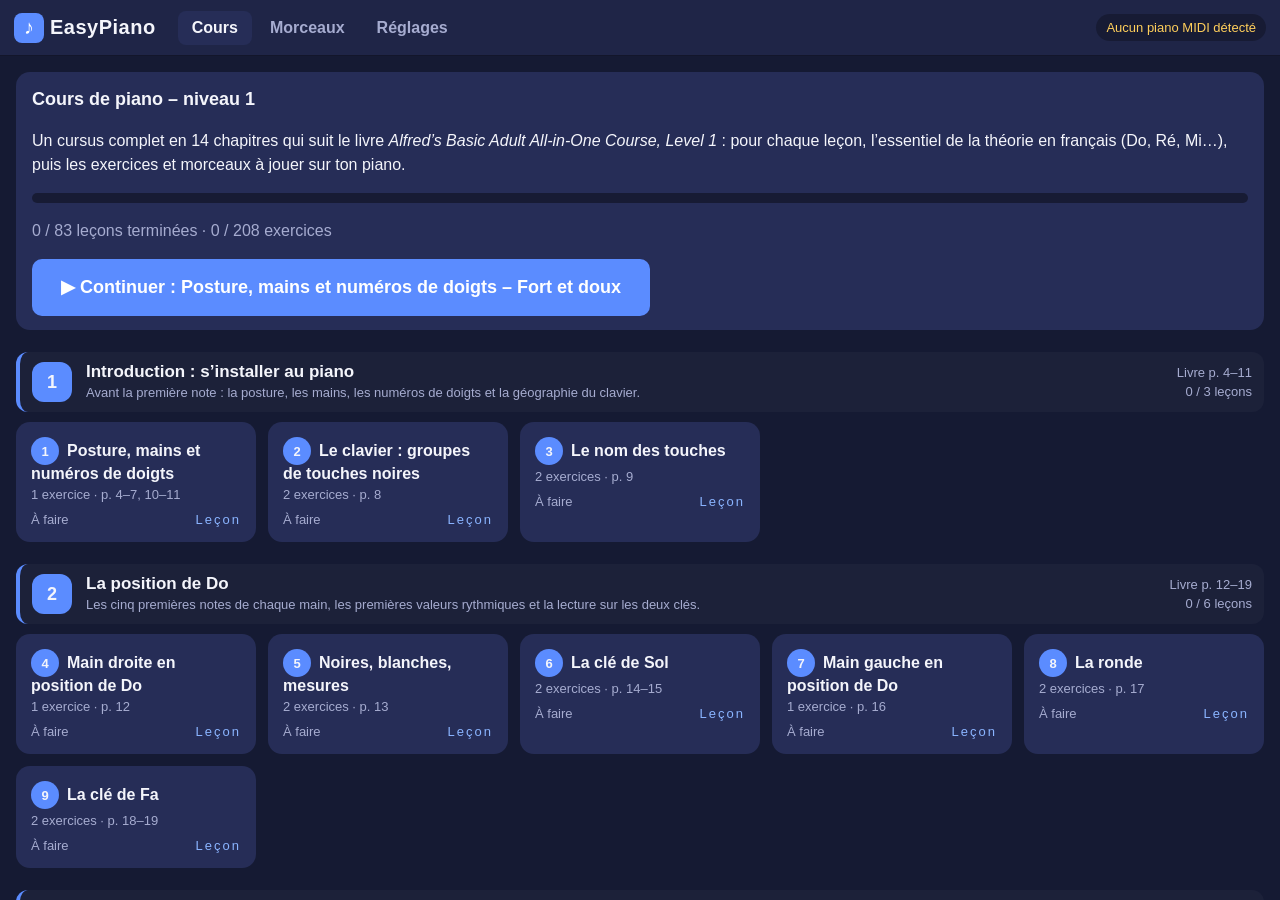
<file: index.html>
<!doctype html>
<html lang="fr">
<head>
  <meta charset="utf-8">
  <meta name="viewport" content="width=device-width, initial-scale=1, viewport-fit=cover, user-scalable=no">
  <title>EasyPiano</title>
  <meta name="description" content="Apprendre le piano avec des partitions interactives : piano MIDI Bluetooth/USB ou clavier à l’écran.">
  <link rel="manifest" href="manifest.webmanifest">
  <meta name="apple-mobile-web-app-capable" content="yes">
  <meta name="mobile-web-app-capable" content="yes">
  <meta name="apple-mobile-web-app-status-bar-style" content="black-translucent">
  <meta name="apple-mobile-web-app-title" content="EasyPiano">
  <link rel="apple-touch-icon" href="icons/apple-touch-icon.png">
  <link rel="icon" href="icons/icon-192.png">
  <meta name="theme-color" content="#151a33">
  <link rel="stylesheet" href="css/style.css">
</head>
<body>
  <div id="app">
    <!-- Accueil -->
    <main id="screen-home" class="screen">
      <header class="topbar">
        <div class="brand"><span class="logo">♪</span> EasyPiano</div>
        <nav class="tabs" id="home-tabs">
          <button class="tab active" data-tab="cours">Cours</button>
          <button class="tab" data-tab="morceaux">Morceaux</button>
          <button class="tab" data-tab="reglages">Réglages</button>
        </nav>
        <div class="input-status" id="input-status">—</div>
      </header>
      <section id="tab-cours" class="tab-panel"></section>
      <section id="tab-morceaux" class="tab-panel" hidden></section>
      <section id="tab-reglages" class="tab-panel" hidden></section>
    </main>

    <!-- Leçon : théorie + liste d'exercices -->
    <main id="screen-lesson" class="screen" hidden>
      <header class="topbar player-bar">
        <button class="btn icon" id="btn-lesson-back" title="Retour">‹</button>
        <div class="song-title"><span id="lesson-title">Leçon</span><small id="lesson-sub"></small></div>
        <div class="lesson-nav">
          <button class="btn" id="btn-lesson-prev">‹ Leçon précédente</button>
          <button class="btn" id="btn-lesson-next">Leçon suivante ›</button>
        </div>
      </header>
      <section class="lesson-body">
        <article class="theory" id="lesson-theory"></article>
        <h2 class="ex-title">Exercices</h2>
        <ol class="ex-list" id="lesson-exercises"></ol>
      </section>
    </main>

    <!-- Lecteur / Jeu -->
    <main id="screen-player" class="screen" hidden>
      <header class="topbar player-bar">
        <button class="btn icon" id="btn-back" title="Retour">‹</button>
        <div class="song-title"><span id="player-title">Titre</span><small id="player-sub"></small></div>
        <div class="seg" id="seg-mode">
          <button data-mode="learn" class="active">Apprendre</button>
          <button data-mode="play">Jouer</button>
          <button data-mode="demo">Écouter</button>
        </div>
        <div class="seg" id="seg-hands">
          <button data-hands="L">Gauche</button>
          <button data-hands="RL" class="active">Les deux</button>
          <button data-hands="R">Droite</button>
        </div>
        <div class="tempo">
          <button class="btn icon small" id="tempo-minus">−</button>
          <span id="tempo-label">100 %</span>
          <button class="btn icon small" id="tempo-plus">+</button>
        </div>
        <button class="btn icon toggle" id="btn-metro" title="Métronome">⏱</button>
        <button class="btn icon toggle" id="btn-names" title="Noms des notes">Do</button>
        <button class="btn icon toggle" id="btn-hint" title="Aide">?</button>
      </header>
      <section class="score-area">
        <div id="score"></div>
        <div id="quiz-panel" class="quiz-panel" hidden>
          <div class="quiz-progress" id="quiz-progress"></div>
          <div class="quiz-prompt" id="quiz-prompt"></div>
          <div class="quiz-feedback" id="quiz-feedback"></div>
        </div>
        <div id="status-strip" class="status-strip"></div>
        <div id="countin" class="countin" hidden></div>
        <div id="overlay-start" class="overlay">
          <div class="card">
            <h2 id="start-title">Prêt ?</h2>
            <div id="lesson-text" class="lesson-text"></div>
            <p id="start-input" class="muted"></p>
            <button class="btn primary big" id="btn-start">Commencer</button>
          </div>
        </div>
        <div id="overlay-result" class="overlay" hidden>
          <div class="card">
            <div class="stars" id="result-stars"></div>
            <h2 id="result-title">Bravo !</h2>
            <p id="result-text"></p>
            <div class="row">
              <button class="btn" id="btn-result-back">Retour</button>
              <button class="btn primary" id="btn-result-replay">Rejouer</button>
              <button class="btn primary" id="btn-result-next">Suivant ›</button>
            </div>
          </div>
        </div>
        <div id="overlay-hint" class="overlay" hidden>
          <div class="card">
            <h2>Conseil</h2>
            <p id="hint-text"></p>
            <button class="btn primary" id="btn-hint-close">OK</button>
          </div>
        </div>
      </section>
      <section class="controls">
        <button class="btn" id="btn-restart">↺ Recommencer</button>
        <button class="btn primary" id="btn-playpause">▶ Lecture</button>
        <div class="live" id="live-info"></div>
      </section>
      <section id="keyboard" class="keyboard-area"></section>
    </main>
  </div>
  <script type="module" src="js/app.js"></script>
</body>
</html>
</file>
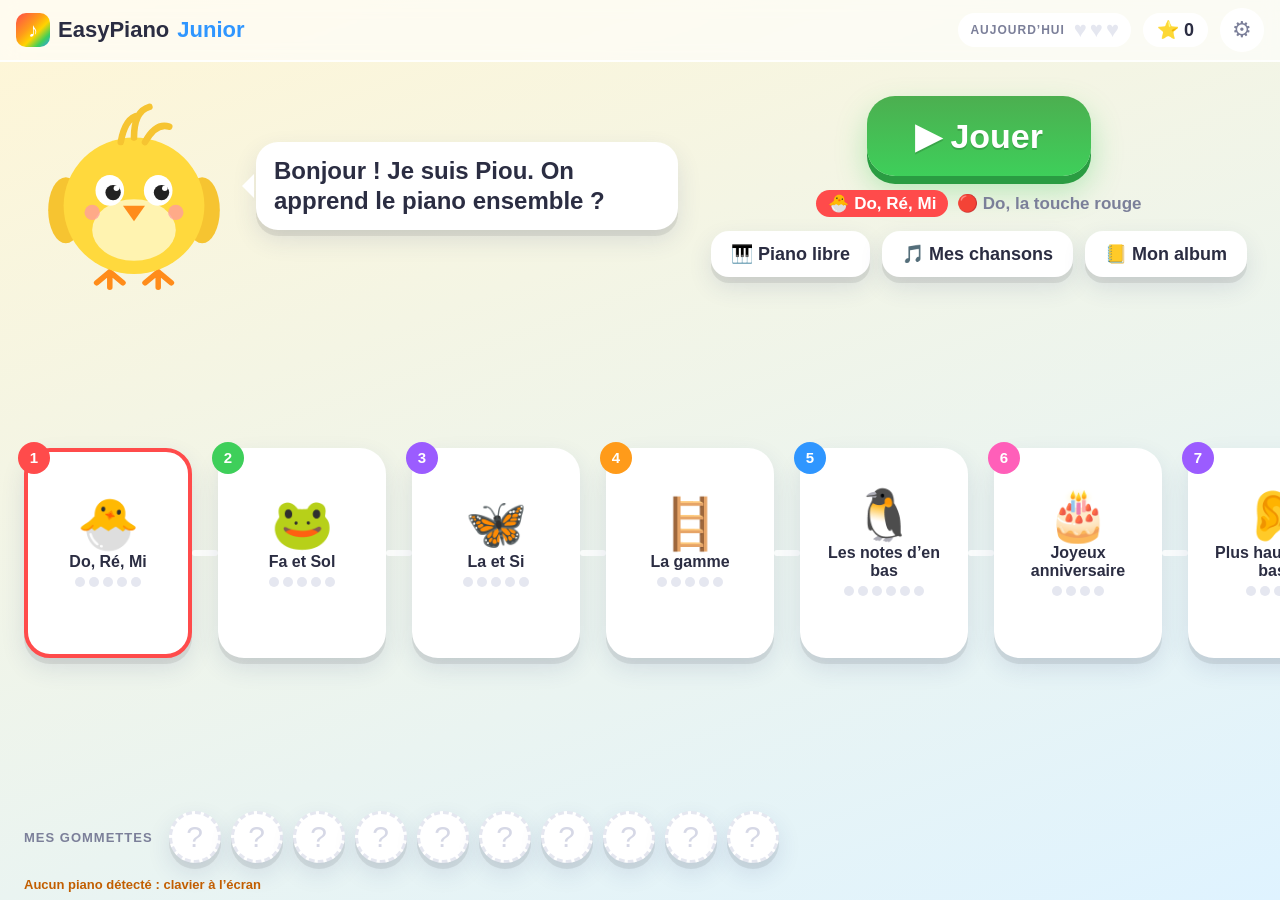
<file: junior/index.html>
<!doctype html>
<html lang="fr">
<head>
  <meta charset="utf-8">
  <meta name="viewport" content="width=device-width, initial-scale=1, viewport-fit=cover, user-scalable=no">
  <title>EasyPiano Junior</title>
  <meta name="description" content="Initiation au piano pour les petits (3 à 6 ans) : notes en couleurs, petits jeux et chansons avec Piou.">
  <link rel="manifest" href="manifest.webmanifest">
  <meta name="apple-mobile-web-app-capable" content="yes">
  <meta name="mobile-web-app-capable" content="yes">
  <meta name="apple-mobile-web-app-status-bar-style" content="default">
  <meta name="apple-mobile-web-app-title" content="Piano Junior">
  <link rel="apple-touch-icon" href="icons/apple-touch-icon.png">
  <link rel="icon" href="icons/icon-192.png">
  <meta name="theme-color" content="#fff6d6">
  <link rel="stylesheet" href="css/junior.css">
</head>
<body>
  <div id="app">
    <!-- Accueil -->
    <main id="screen-home" class="screen">
      <header class="jbar">
        <div class="brand"><span class="logo">♪</span> EasyPiano <b>Junior</b></div>
        <div class="daily" id="daily" title="Séance du jour"></div>
        <div class="stars-total" id="stars-total">⭐ 0</div>
        <button class="gear" id="btn-parents" type="button" title="Coin des parents (appui long)">⚙︎<span class="hold-ring"></span></button>
      </header>
      <section class="home-top">
        <div class="mascot home-mascot" id="mascot-home" title="Habiller Piou"></div>
        <div class="home-actions">
          <button class="kbtn giant" id="btn-play" type="button">▶ Jouer</button>
          <div class="home-sub" id="home-next"></div>
          <div class="row">
            <button class="kbtn" id="btn-free" type="button">🎹 Piano libre</button>
            <button class="kbtn" id="btn-songs" type="button">🎵 Mes chansons</button>
            <button class="kbtn" id="btn-album" type="button">📒 Mon album</button>
          </div>
          <button class="challenge" id="challenge" type="button" hidden></button>
        </div>
      </section>
      <section class="path" id="path"></section>
      <section class="stickers" id="stickers"></section>
      <div class="input-status" id="input-status"></div>
    </main>

    <!-- Chapitre : liste des activités -->
    <main id="screen-chapter" class="screen" hidden>
      <header class="jbar">
        <button class="kbtn icon" id="btn-chapter-back" type="button" title="Retour">‹</button>
        <div class="title" id="chapter-title">Chapitre</div>
      </header>
      <section class="chapter-body">
        <div class="mascot small" id="mascot-chapter"></div>
        <div class="activities" id="chapter-activities"></div>
      </section>
    </main>

    <!-- Mes chansons -->
    <main id="screen-songs" class="screen" hidden>
      <header class="jbar">
        <button class="kbtn icon" id="btn-songs-back" type="button" title="Retour">‹</button>
        <div class="title">🎵 Mes chansons</div>
      </header>
      <section class="chapter-body">
        <div class="activities" id="songs-list"></div>
      </section>
    </main>

    <!-- Mon album de gommettes -->
    <main id="screen-album" class="screen" hidden>
      <header class="jbar">
        <button class="kbtn icon" id="btn-album-back" type="button" title="Retour">‹</button>
        <div class="title">📒 Mon album</div>
        <div class="stars-total" id="album-count"></div>
      </header>
      <section class="album-body" id="album-body"></section>
    </main>

    <!-- Habiller Piou -->
    <main id="screen-piou" class="screen" hidden>
      <header class="jbar">
        <button class="kbtn icon" id="btn-piou-back" type="button" title="Retour">‹</button>
        <div class="title">👒 Habiller Piou</div>
      </header>
      <section class="piou-body-screen">
        <div class="mascot big" id="mascot-dress"></div>
        <div class="wardrobe" id="wardrobe"></div>
      </section>
    </main>

    <!-- Jeu / activité -->
    <main id="screen-play" class="screen" hidden>
      <header class="jbar">
        <button class="kbtn icon" id="btn-play-back" type="button" title="Retour">‹</button>
        <div class="title" id="play-title">Activité</div>
        <div class="play-dots" id="play-dots"></div>
        <button class="kbtn icon" id="btn-voice" type="button" title="Voix de Piou">🔊</button>
      </header>
      <section class="play-top">
        <div class="mascot small" id="mascot-play"></div>
      </section>
      <section class="stage" id="stage"></section>
      <section class="kb-area" id="kb-area"></section>
      <div id="overlay-result" class="overlay" hidden>
        <div class="card">
          <div class="stars" id="result-stars"></div>
          <h2 id="result-title">Bravo !</h2>
          <p id="result-text"></p>
          <div class="row">
            <button class="kbtn" id="btn-result-home" type="button">🏠</button>
            <button class="kbtn" id="btn-result-replay" type="button">↺ Encore</button>
            <button class="kbtn primary big" id="btn-result-next" type="button">Suite ▶</button>
          </div>
        </div>
      </div>
    </main>

    <!-- Coin des parents -->
    <main id="screen-parents" class="screen" hidden>
      <header class="jbar">
        <button class="kbtn icon" id="btn-parents-back" type="button" title="Retour">‹</button>
        <div class="title">⚙︎ Coin des parents</div>
      </header>
      <section class="parents-body" id="parents-body"></section>
    </main>

    <canvas id="confetti" hidden></canvas>
  </div>
  <script type="module" src="js/app.js"></script>
</body>
</html>
</file>
<file: css/style.css>
@font-face {
  font-family: 'Bravura';
  src: url('../fonts/Bravura.woff2') format('woff2');
  font-display: block;
}
:root {
  --bg: #151a33;
  --bg2: #1f2547;
  --panel: #262d57;
  --text: #f4f5fb;
  --muted: #a6acd0;
  --accent: #5b8cff;
  --accent2: #8ab4ff;
  --ok: #3ccf7a;
  --bad: #ff5b6e;
  --paper: #ffffff;
  --ink: #1a1a1a;
  --kb-h: 190px;
}
* { box-sizing: border-box; -webkit-tap-highlight-color: transparent; }
html, body { margin: 0; height: 100%; background: var(--bg); color: var(--text); font-family: -apple-system, BlinkMacSystemFont, 'Segoe UI', Roboto, Helvetica, Arial, sans-serif; overscroll-behavior: none; }
body { padding: env(safe-area-inset-top) env(safe-area-inset-right) env(safe-area-inset-bottom) env(safe-area-inset-left); }
#app { height: 100%; }
.screen { height: 100%; display: flex; flex-direction: column; }
[hidden] { display: none !important; }
button { font: inherit; color: inherit; }
.muted { color: var(--muted); }

.topbar { display: flex; align-items: center; gap: 10px; padding: 8px 14px; background: var(--bg2); border-bottom: 1px solid #0006; min-height: 56px; flex-wrap: wrap; }
.brand { font-weight: 700; font-size: 20px; letter-spacing: 0.5px; display: flex; align-items: center; gap: 6px; }
.logo { display: inline-grid; place-items: center; width: 30px; height: 30px; border-radius: 8px; background: var(--accent); color: white; }
.tabs { display: flex; gap: 4px; margin-left: 12px; }
.tab { background: transparent; border: 0; padding: 8px 14px; border-radius: 8px; color: var(--muted); font-weight: 600; }
.tab.active { background: var(--panel); color: var(--text); }
.input-status { margin-left: auto; font-size: 13px; color: var(--muted); padding: 6px 10px; background: #0004; border-radius: 999px; }
.input-status.ok { color: var(--ok); }
.input-status.warn { color: #ffcf5b; }

.tab-panel { flex: 1; overflow: auto; padding: 16px; }
.grid { display: grid; grid-template-columns: repeat(auto-fill, minmax(230px, 1fr)); gap: 12px; }
.card-item { background: var(--panel); border-radius: 14px; padding: 14px; cursor: pointer; border: 1px solid transparent; transition: transform .1s; }
.card-item:active { transform: scale(.98); }
.card-item.done { border-color: var(--ok); }
.card-item h3 { margin: 0 0 4px; font-size: 16px; }
.card-item p { margin: 0; color: var(--muted); font-size: 13px; }
.card-item .meta { display: flex; justify-content: space-between; align-items: center; margin-top: 10px; font-size: 13px; }
.level { color: var(--accent2); letter-spacing: 2px; }
.stars-small { color: #ffcf5b; letter-spacing: 1px; }
.module-title { margin: 18px 0 8px; font-size: 14px; text-transform: uppercase; letter-spacing: 1px; color: var(--muted); }
.module-title:first-child { margin-top: 0; }
.lesson-num { display: inline-grid; place-items: center; width: 28px; height: 28px; border-radius: 50%; background: var(--accent); margin-right: 8px; font-size: 13px; font-weight: 700; }
.card-item.done .lesson-num { background: var(--ok); }
.intro { background: var(--panel); border-radius: 14px; padding: 14px 16px; margin-bottom: 14px; line-height: 1.5; }
.intro h2 { margin: 0 0 6px; font-size: 18px; }

.btn { background: var(--panel); border: 1px solid #ffffff22; border-radius: 10px; padding: 9px 14px; font-weight: 600; cursor: pointer; }
.btn:active { filter: brightness(1.2); }
.btn.primary { background: var(--accent); border-color: transparent; color: white; }
.btn.big { font-size: 18px; padding: 14px 28px; }
.btn.icon { width: 40px; height: 40px; padding: 0; display: grid; place-items: center; font-size: 18px; }
.btn.icon.small { width: 30px; height: 30px; font-size: 16px; }
.btn.toggle.on { background: var(--accent); border-color: transparent; color: white; }
.row { display: flex; gap: 10px; justify-content: center; flex-wrap: wrap; }

.seg { display: inline-flex; background: #0005; border-radius: 10px; padding: 3px; }
.seg button { background: transparent; border: 0; padding: 6px 11px; border-radius: 8px; font-weight: 600; color: var(--muted); font-size: 13px; }
.seg button.active { background: var(--accent); color: white; }
.tempo { display: flex; align-items: center; gap: 6px; font-variant-numeric: tabular-nums; font-size: 14px; min-width: 110px; justify-content: center; }
.song-title { display: flex; flex-direction: column; line-height: 1.1; min-width: 120px; }
.song-title small { color: var(--muted); font-size: 12px; }
.player-bar { gap: 8px; }

.score-area { position: relative; flex: 1; min-height: 220px; background: var(--paper); overflow: hidden; display: flex; flex-direction: column; }
#score { flex: 1; overflow: hidden; touch-action: pan-x; }
svg.score { display: block; font-family: 'Bravura'; }
.staff-line { stroke: #777; stroke-width: 1; }
.barline { stroke: #555; stroke-width: 1.2; }
.barline.thick { stroke-width: 3.5; }
.ledger { stroke: #333; stroke-width: 1.4; }
.stem { stroke: #111; stroke-width: 1.4; }
.glyph { fill: #111; user-select: none; }
.rest { fill: #777; }
.tie { fill: none; stroke: #111; stroke-width: 1.6; }
.measure-number { font-family: -apple-system, sans-serif; font-size: 11px; fill: #999; }
.note-name { font-family: -apple-system, 'Segoe UI', sans-serif; font-weight: 700; pointer-events: none; }
.note-name.on-black { fill: #fff; }
.note-name.on-hollow { fill: #111; }
.event.ghost .glyph, .event.ghost .stem, .event.ghost .ledger, .event.ghost .tie { opacity: .3; }
.note.active .notehead, .note.active .accidental { fill: var(--accent); }
.note.hit .notehead, .note.hit .accidental { fill: var(--ok); }
.note.miss .notehead, .note.miss .accidental { fill: var(--bad); }
.note.active .note-name.on-hollow { fill: var(--accent); }
.cursor-band { fill: rgba(91, 140, 255, 0.12); }
.cursor-line { stroke: var(--accent); stroke-width: 2.5; }

.status-strip { height: 34px; display: flex; align-items: center; justify-content: center; gap: 10px; color: #333; font-weight: 600; font-size: 15px; background: #eef2ff; border-top: 1px solid #dde3ff; }
.status-strip .chip { background: var(--accent); color: white; padding: 2px 10px; border-radius: 999px; font-size: 14px; }
.countin { position: absolute; inset: 0; display: grid; place-items: center; font-size: 110px; font-weight: 800; color: var(--accent); pointer-events: none; text-shadow: 0 2px 12px #fff; }
.overlay { position: absolute; inset: 0; background: rgba(21, 26, 51, 0.55); display: grid; place-items: center; z-index: 5; backdrop-filter: blur(2px); }
.overlay .card { background: var(--bg2); color: var(--text); border-radius: 18px; padding: 22px 26px; max-width: 560px; width: calc(100% - 40px); max-height: calc(100% - 30px); overflow: auto; box-shadow: 0 10px 40px #0008; text-align: center; }
.overlay h2 { margin: 0 0 10px; }
.lesson-text { text-align: left; line-height: 1.55; font-size: 15px; }
.lesson-text p { margin: 8px 0; }
.stars { font-size: 44px; color: #ffcf5b; letter-spacing: 6px; }
.stars .off { color: #555c80; }

.controls { display: flex; align-items: center; gap: 10px; padding: 8px 14px; background: var(--bg2); }
.live { margin-left: auto; color: var(--muted); font-size: 14px; font-variant-numeric: tabular-nums; }
.live b { color: var(--text); }
.live .bad { color: var(--bad); }
.live .ok { color: var(--ok); }

.keyboard-area { height: var(--kb-h); background: #0d1024; padding: 6px 8px 10px; overflow-x: auto; overflow-y: hidden; touch-action: none; }
.kb { position: relative; height: 100%; --w: calc(100% / var(--n)); min-width: calc(var(--n) * 34px); }
.key { position: absolute; top: 0; user-select: none; }
.key.white { width: var(--w); height: 100%; background: linear-gradient(#fff, #e8e8ee); border: 1px solid #99a; border-radius: 0 0 6px 6px; z-index: 1; }
.key.black { width: calc(var(--w) * 0.6); height: 60%; background: linear-gradient(#333, #111); border-radius: 0 0 5px 5px; z-index: 2; box-shadow: 0 3px 4px #0008; }
.key-label { position: absolute; bottom: 8px; left: 0; right: 0; text-align: center; font-size: 12px; color: #667; pointer-events: none; }
.key-label.is-c { color: #334; font-weight: 700; }
.key.expected { background: linear-gradient(#cfdcff, #8ab4ff); box-shadow: inset 0 0 0 2px var(--accent); }
.key.black.expected { background: linear-gradient(#6b96ff, #3b6cf0); }
.key.down { background: linear-gradient(#ddd, #bbb); }
.key.black.down { background: #555; }
.key.ok { background: linear-gradient(#b6f0cf, var(--ok)) !important; }
.key.bad { background: linear-gradient(#ffc4cb, var(--bad)) !important; }

/* Réglages */
.settings { max-width: 760px; margin: 0 auto; display: grid; gap: 14px; }
.setting { background: var(--panel); border-radius: 14px; padding: 14px 16px; }
.setting h3 { margin: 0 0 8px; font-size: 16px; }
.setting p { margin: 4px 0; color: var(--muted); font-size: 13px; line-height: 1.45; }
.setting label.radio { display: flex; align-items: center; gap: 10px; padding: 7px 0; cursor: pointer; }
.setting input[type=range] { width: 100%; }
.meter { height: 12px; background: #0006; border-radius: 6px; overflow: hidden; margin: 8px 0; }
.meter > div { height: 100%; background: var(--ok); width: 0; transition: width .05s; }
.detected { font-size: 22px; font-weight: 700; min-height: 28px; }
select { font: inherit; padding: 6px 10px; border-radius: 8px; background: #0005; color: var(--text); border: 1px solid #ffffff22; }
a { color: var(--accent2); }

@media (max-width: 900px) {
  .player-bar { gap: 6px; padding: 6px 8px; }
  .seg button { padding: 6px 8px; font-size: 12px; }
  .tempo { min-width: 90px; }
  :root { --kb-h: 160px; }
}
@media (max-height: 600px) {
  :root { --kb-h: 130px; }
}
.diag summary { cursor: pointer; color: var(--muted); font-size: 13px; }
.diag pre { background: #0006; padding: 10px; border-radius: 8px; font-size: 11px; white-space: pre-wrap; word-break: break-all; max-height: 260px; overflow: auto; }
.finger { font-family: -apple-system, 'Segoe UI', sans-serif; font-weight: 700; fill: #333; }
.annotation { font-family: Georgia, 'Times New Roman', serif; font-style: italic; font-weight: 700; fill: #444; }
.triplet-num { font-family: Georgia, serif; font-style: italic; font-weight: 700; fill: #333; }

/* ---------- Cursus : accueil ---------- */
.continue .progress-bar { height: 10px; background: #0006; border-radius: 6px; overflow: hidden; margin: 10px 0 6px; }
.continue .progress-bar > div { height: 100%; background: linear-gradient(90deg, var(--accent), var(--ok)); border-radius: 6px; transition: width .3s; }
.row.left { justify-content: flex-start; margin-top: 10px; }
.chapter-head { display: flex; align-items: center; gap: 14px; margin: 22px 0 10px; padding: 10px 12px; background: #ffffff08; border-radius: 12px; border-left: 4px solid var(--accent); }
.chapter-head.done { border-left-color: var(--ok); }
.chapter-num { display: grid; place-items: center; width: 40px; height: 40px; border-radius: 12px; background: var(--accent); font-weight: 800; font-size: 18px; flex: none; }
.chapter-head.done .chapter-num { background: var(--ok); }
.chapter-info { flex: 1; min-width: 0; }
.chapter-info h3 { margin: 0 0 2px; font-size: 17px; }
.chapter-info p { margin: 0; color: var(--muted); font-size: 13px; line-height: 1.4; }
.chapter-meta { display: flex; flex-direction: column; align-items: flex-end; gap: 4px; font-size: 13px; white-space: nowrap; }
.ok { color: var(--ok); }
.card-item.started { border-color: var(--accent); }
.card-item.started .lesson-num { background: var(--accent2); color: #112; }

/* ---------- Écran leçon ---------- */
.lesson-nav { margin-left: auto; display: flex; gap: 6px; }
.lesson-body { flex: 1; overflow: auto; padding: 16px; -webkit-overflow-scrolling: touch; }
.theory { max-width: 900px; margin: 0 auto; background: var(--panel); border-radius: 16px; padding: 18px 22px; line-height: 1.6; font-size: 16px; }
.theory h3 { margin: 18px 0 6px; font-size: 17px; color: var(--accent2); }
.theory h3:first-child { margin-top: 0; }
.theory p { margin: 8px 0; }
.theory ul, .theory ol { margin: 6px 0 6px 4px; padding-left: 20px; }
.theory li { margin: 4px 0; }
.theory code { background: #0005; padding: 1px 6px; border-radius: 6px; font-size: 14px; }
.theory-table { border-collapse: collapse; margin: 10px 0; width: 100%; font-size: 14px; }
.theory-table th, .theory-table td { border: 1px solid #ffffff22; padding: 6px 10px; text-align: left; vertical-align: top; }
.theory-table th { background: #0004; font-weight: 700; }
.theory-table .glyph-cell { font-family: 'Bravura', serif; font-size: 26px; text-align: center; line-height: 1; }
.tip { background: #5b8cff22; border-left: 4px solid var(--accent); border-radius: 8px; padding: 8px 12px; margin: 10px 0; font-size: 15px; }
.tip.warn { background: #ffcf5b22; border-left-color: #ffcf5b; }
.cols { display: grid; grid-template-columns: repeat(auto-fit, minmax(260px, 1fr)); gap: 14px; margin: 8px 0; }
.mini-score { background: var(--paper); border-radius: 10px; padding: 6px 8px; margin: 10px 0; overflow-x: auto; }
.mini-score svg.score { max-width: 100%; height: auto; }
.kbd-diagram { display: block; max-width: 100%; height: auto; margin: 10px auto; }
.ex-title { max-width: 900px; margin: 22px auto 8px; font-size: 16px; text-transform: uppercase; letter-spacing: 1px; color: var(--muted); }
.ex-list { list-style: none; padding: 0; margin: 0 auto 30px; max-width: 900px; display: grid; gap: 8px; }
.ex-item { display: flex; align-items: center; gap: 12px; background: var(--panel); border-radius: 12px; padding: 10px 14px; border: 1px solid transparent; }
.ex-item.done { border-color: var(--ok); }
.ex-main { flex: 1; min-width: 0; }
.ex-name { font-weight: 700; }
.ex-sub { color: var(--muted); font-size: 13px; }
.ex-status { font-size: 14px; white-space: nowrap; }

/* ---------- Quiz ---------- */
.quiz-panel { flex: 1; display: flex; flex-direction: column; align-items: center; justify-content: center; gap: 14px; padding: 20px; color: #222; text-align: center; }
.quiz-progress { color: #556; font-size: 14px; }
.quiz-progress .dots { display: inline-flex; gap: 4px; margin-left: 10px; vertical-align: middle; }
.quiz-progress .dots i { width: 9px; height: 9px; border-radius: 50%; background: #c8cde0; display: inline-block; }
.quiz-progress .dots i.done { background: var(--ok); }
.quiz-progress .dots i.cur { background: var(--accent); }
.quiz-prompt { font-size: clamp(18px, 2.6vw, 26px); line-height: 1.4; max-width: 760px; }
.quiz-display { font-size: 40px; margin-top: 10px; font-family: 'Bravura', serif; }
.quiz-feedback { min-height: 28px; font-size: 18px; font-weight: 700; color: #556; }
.quiz-feedback.good { color: var(--ok); }
.quiz-feedback.bad { color: var(--bad); }
.quiz-mode #seg-mode, .quiz-mode #seg-hands, .quiz-mode .tempo, .quiz-mode #btn-metro, .quiz-mode #btn-names, .quiz-mode #btn-hint, .quiz-mode #btn-playpause { display: none; }
.diagram { text-align: center; margin: 10px 0; overflow-x: auto; }
</file>
<file: junior/css/junior.css>
/* EasyPiano Junior : interface pour les petits — grand, coloré, peu de texte. */
:root {
  --bg1: #fff6d6;
  --bg2: #dff3ff;
  --panel: #ffffff;
  --text: #2b2d42;
  --muted: #7b7f99;
  --accent: #2f96ff;
  --ok: #3ecf5a;
  --bad: #ff4b4b;
  --star: #ffb800;
  --kb-h: 200px;
  --radius: 22px;
  --shadow: 0 6px 0 rgba(0, 0, 0, 0.08), 0 10px 24px rgba(40, 60, 120, 0.12);
}
* { box-sizing: border-box; -webkit-tap-highlight-color: transparent; }
html, body { margin: 0; height: 100%; color: var(--text); font-family: 'Nunito', 'Quicksand', 'Avenir Next Rounded', -apple-system, BlinkMacSystemFont, 'Segoe UI', Roboto, Helvetica, Arial, sans-serif; overscroll-behavior: none; }
body { background: linear-gradient(160deg, var(--bg1), var(--bg2)); padding: env(safe-area-inset-top) env(safe-area-inset-right) env(safe-area-inset-bottom) env(safe-area-inset-left); }
#app { height: 100%; position: relative; }
#screen-home { overflow-y: auto; }
.screen { height: 100%; display: flex; flex-direction: column; }
[hidden] { display: none !important; }
button { font: inherit; color: inherit; }
b { font-weight: 800; }

/* ---------- Barre du haut ---------- */
.jbar { display: flex; align-items: center; gap: 12px; padding: 8px 16px; min-height: 60px; background: rgba(255, 255, 255, 0.6); backdrop-filter: blur(8px); border-bottom: 2px solid rgba(255, 255, 255, 0.8); }
.brand { font-weight: 900; font-size: 22px; display: flex; align-items: center; gap: 8px; }
.brand b { color: var(--accent); }
.logo { display: inline-grid; place-items: center; width: 34px; height: 34px; border-radius: 10px; background: linear-gradient(135deg, #ff4b4b, #ff9b1a 40%, #ffd400 60%, #3ecf5a 80%, #2f96ff); color: white; font-size: 20px; }
.jbar .title { font-weight: 900; font-size: 22px; flex: 1; white-space: nowrap; overflow: hidden; text-overflow: ellipsis; }
.daily { margin-left: auto; display: flex; align-items: center; gap: 3px; background: #fff; border-radius: 999px; padding: 4px 12px; font-weight: 800; }
.daily-label { font-size: 12px; color: var(--muted); margin-right: 6px; text-transform: uppercase; letter-spacing: 1px; }
.heart { font-size: 22px; color: #e5e7f0; transition: transform .3s, color .3s; }
.heart.on { color: #ff4b6e; transform: scale(1.15); }
.stars-total { background: #fff; border-radius: 999px; padding: 6px 14px; font-weight: 900; font-size: 18px; }
.gear { position: relative; width: 44px; height: 44px; border-radius: 50%; border: 0; background: #fff; font-size: 22px; color: var(--muted); cursor: pointer; display: grid; place-items: center; }
.gear .hold-ring { position: absolute; inset: 0; border-radius: 50%; border: 4px solid var(--accent); opacity: 0; transform: scale(.6); }
.gear.holding .hold-ring { animation: holdring 1.2s linear forwards; }
@keyframes holdring { from { opacity: .3; transform: scale(.6); } to { opacity: 1; transform: scale(1.25); } }

/* ---------- Boutons ---------- */
.kbtn { background: var(--panel); border: 0; border-radius: 18px; padding: 12px 20px; font-weight: 800; font-size: 18px; cursor: pointer; box-shadow: var(--shadow); transition: transform .08s; color: var(--text); }
.kbtn:active { transform: translateY(3px) scale(.98); box-shadow: 0 2px 0 rgba(0, 0, 0, 0.08); }
.kbtn.primary { background: var(--accent); color: #fff; }
.kbtn.big { font-size: 22px; padding: 14px 28px; }
.kbtn.giant { font-size: 34px; padding: 20px 48px; border-radius: 28px; background: linear-gradient(180deg, #4caf50, #3ecf5a); color: #fff; text-shadow: 0 2px 0 rgba(0, 0, 0, .15); box-shadow: 0 8px 0 #2a9c42, 0 14px 30px rgba(62, 207, 90, .35); }
.kbtn.giant:active { box-shadow: 0 2px 0 #2a9c42; transform: translateY(6px); }
.kbtn.icon { width: 46px; height: 46px; padding: 0; display: grid; place-items: center; font-size: 24px; border-radius: 50%; }
.kbtn.icon.on { background: var(--accent); color: #fff; }
.kbtn.small { font-size: 15px; padding: 8px 14px; }
.kbtn.toggle { opacity: .7; }
.kbtn.toggle.on { opacity: 1; background: #e8f3ff; color: var(--accent); }
.kbtn.danger { background: #ffe5e5; color: #c62828; }
.row { display: flex; gap: 12px; justify-content: center; flex-wrap: wrap; }

/* ---------- Mascotte ---------- */
.mascot { display: flex; align-items: center; gap: 12px; }
.mascot-figure { width: 220px; height: 220px; flex: none; }
.mascot.small .mascot-figure { width: 96px; height: 96px; }
.piou { width: 100%; height: 100%; overflow: visible; }
.piou-body { transform-origin: 100px 150px; animation: breathe 3s ease-in-out infinite; }
@keyframes breathe { 0%, 100% { transform: scaleY(1); } 50% { transform: scaleY(1.03) translateY(-2px); } }
.piou-eye { transform-origin: center; animation: blink 5s infinite; }
@keyframes blink { 0%, 94%, 100% { transform: scaleY(1); } 97% { transform: scaleY(.08); } }
.piou-happy-eye { opacity: 0; }
.piou-note { opacity: 0; }
.piou-wing { transform-origin: center top; }
.m-happy .piou-body { animation: jump .5s ease-out 2; }
@keyframes jump { 0%, 100% { transform: translateY(0); } 40% { transform: translateY(-22px) scaleY(1.05); } 70% { transform: translateY(0) scaleY(.95); } }
.m-happy .piou-eye, .m-party .piou-eye { opacity: 0; }
.m-happy .piou-happy-eye, .m-party .piou-happy-eye { opacity: 1; }
.m-happy .piou-wing, .m-party .piou-wing, .m-sing .piou-wing { animation: flap .25s ease-in-out 6 alternate; }
.m-party .piou-wing { animation-iteration-count: infinite; }
@keyframes flap { from { transform: rotate(0); } to { transform: rotate(-30deg); } }
.piou-wing-r { transform-origin: center top; }
.m-happy .piou-wing-r, .m-party .piou-wing-r, .m-sing .piou-wing-r { animation-name: flapr; }
@keyframes flapr { from { transform: rotate(0); } to { transform: rotate(30deg); } }
.m-oops .piou-body { animation: wobble .6s ease-in-out 2; }
@keyframes wobble { 0%, 100% { transform: rotate(0); } 25% { transform: rotate(-7deg); } 75% { transform: rotate(7deg); } }
.m-think .piou-pupil { transform: translate(-2px, -4px); }
.m-think .piou-body { animation: tilt 1.5s ease-in-out infinite alternate; }
@keyframes tilt { from { transform: rotate(-3deg); } to { transform: rotate(3deg); } }
.m-sing .piou-note, .m-party .piou-note { opacity: 1; animation: floatnote 1.2s ease-in-out infinite; }
@keyframes floatnote { 0% { transform: translateY(0); opacity: 1; } 100% { transform: translateY(-22px); opacity: 0; } }
.m-sing .piou-beak { animation: sing .3s ease-in-out infinite alternate; transform-origin: 100px 118px; }
@keyframes sing { from { transform: scaleY(1); } to { transform: scaleY(1.6); } }
.m-party .piou-body { animation: dance .5s ease-in-out infinite alternate; }
@keyframes dance { from { transform: rotate(-8deg) translateY(0); } to { transform: rotate(8deg) translateY(-10px); } }

.bubble { position: relative; background: #fff; border-radius: 22px; padding: 14px 18px; font-size: 24px; font-weight: 800; line-height: 1.25; box-shadow: var(--shadow); max-width: 520px; }
.bubble::before { content: ''; position: absolute; left: -14px; top: 50%; width: 0; height: 0; border: 12px solid transparent; border-right-color: #fff; border-left: 0; transform: translateY(-50%); }
.bubble.pop { animation: pop .35s cubic-bezier(.2, 1.5, .5, 1); }
@keyframes pop { from { transform: scale(.8); opacity: 0; } to { transform: scale(1); opacity: 1; } }
.mascot.small .bubble { font-size: 20px; padding: 10px 16px; }

/* ---------- Accueil ---------- */
.home-top { display: flex; align-items: center; gap: 24px; padding: 14px 24px 6px; flex-wrap: wrap; }
.home-mascot { flex: 1 1 420px; }
.home-actions { flex: 1 1 320px; display: flex; flex-direction: column; align-items: center; gap: 14px; }
.home-sub { font-size: 17px; font-weight: 700; color: var(--muted); text-align: center; }
.chip { display: inline-block; background: var(--c, var(--accent)); color: #fff; border-radius: 999px; padding: 3px 12px; font-weight: 800; margin-right: 4px; }

.path { display: flex; align-items: center; gap: 0; padding: 10px 24px; overflow-x: auto; flex: 1; min-height: 150px; }
.path-link { flex: 0 0 26px; align-self: center; height: 6px; background: #fff; border-radius: 3px; opacity: .8; }
.island { flex: 0 0 168px; height: 210px; display: flex; flex-direction: column; align-items: center; justify-content: center; gap: 4px; padding: 12px 10px; border: 4px solid transparent; border-radius: 26px; background: #fff; box-shadow: var(--shadow); cursor: pointer; position: relative; }
.island-num { position: absolute; top: -10px; left: -10px; width: 32px; height: 32px; border-radius: 50%; background: var(--c); color: #fff; display: grid; place-items: center; font-weight: 900; font-size: 15px; }
.island-emoji { font-size: 50px; line-height: 1; }
.island-title { font-weight: 900; font-size: 16px; text-align: center; }
.island-dots { display: flex; gap: 4px; margin-top: 2px; }
.island-dots i { width: 10px; height: 10px; border-radius: 50%; background: #e5e7f0; display: block; }
.island-dots i.on { background: var(--c); }
.island-stars { font-size: 13px; font-weight: 800; color: var(--muted); min-height: 16px; }
.island.current { border-color: var(--c); animation: bob 1.6s ease-in-out infinite; }
@keyframes bob { 0%, 100% { transform: translateY(0); } 50% { transform: translateY(-6px); } }
.island.locked { opacity: .55; filter: grayscale(.8); }
.island.complete { background: linear-gradient(180deg, #fff, #fff8dc); }

.stickers { display: flex; align-items: center; gap: 10px; padding: 8px 24px 10px; flex-wrap: wrap; }
.stickers-label { font-size: 13px; font-weight: 800; color: var(--muted); text-transform: uppercase; letter-spacing: 1px; margin-right: 6px; }
.sticker-slot { width: 52px; height: 52px; border-radius: 50%; background: #fff; display: grid; place-items: center; font-size: 30px; color: #d6d8e6; box-shadow: var(--shadow); border: 3px dashed #e5e7f0; }
.sticker-slot.won { border: 3px solid var(--star); animation: pop .5s; }
.input-status { padding: 4px 24px 8px; font-size: 13px; color: var(--muted); font-weight: 700; }
.input-status.ok { color: #2a9c42; }
.input-status.warn { color: #c25e00; }

/* ---------- Chapitre / chansons ---------- */
.chapter-body { flex: 1; display: flex; gap: 18px; padding: 18px 24px; overflow: auto; align-items: flex-start; }
.chapter-body .mascot { flex: 0 1 420px; }
.activities { flex: 1; display: grid; grid-template-columns: repeat(auto-fill, minmax(240px, 1fr)); gap: 14px; }
.act { display: flex; align-items: center; gap: 14px; padding: 14px 16px; border: 0; border-left: 10px solid var(--c, var(--accent)); border-radius: 20px; background: #fff; box-shadow: var(--shadow); cursor: pointer; text-align: left; }
.act:active { transform: scale(.98); }
.act-emoji { font-size: 40px; line-height: 1; }
.act-title { flex: 1; font-weight: 900; font-size: 18px; }
.act-title small { display: inline-grid; place-items: center; width: 24px; height: 24px; border-radius: 50%; background: var(--c); color: #fff; font-size: 12px; margin-right: 4px; }
.act-stars { font-size: 16px; white-space: nowrap; }
.act-stars i { font-style: normal; opacity: .2; filter: grayscale(1); }
.act.locked { opacity: .5; filter: grayscale(.8); }
.act.done { background: linear-gradient(180deg, #fff, #fff8dc); }
.empty { font-size: 18px; font-weight: 700; color: var(--muted); }

/* ---------- Écran de jeu ---------- */
.play-top { padding: 8px 20px 0; }
.play-dots { display: flex; gap: 6px; }
.play-dots i { width: 12px; height: 12px; border-radius: 50%; background: #e5e7f0; display: block; }
.play-dots i.on { background: var(--ok); }
.play-dots i.cur { background: var(--accent); transform: scale(1.3); }
.stage { flex: 1; min-height: 120px; overflow: auto; padding: 8px 20px; display: flex; flex-direction: column; }
.stage-center { flex: 1; display: flex; flex-direction: column; align-items: center; justify-content: center; gap: 14px; }
.target { min-height: 170px; display: flex; align-items: center; justify-content: center; }
.dots { display: flex; gap: 8px; }
.dot { width: 18px; height: 18px; border-radius: 50%; background: #fff; box-shadow: inset 0 0 0 3px #e5e7f0; transition: background .3s; }
.dot.on { background: var(--star); box-shadow: inset 0 0 0 3px #ffd77a; }
.seq { display: flex; gap: 16px; flex-wrap: wrap; justify-content: center; }

.nbubble { --c: #ccc; --cd: #999; --ink: #fff; position: relative; width: 70px; height: 70px; border-radius: 50%; background: var(--c); color: var(--ink); display: grid; place-items: center; box-shadow: inset 0 -6px 0 rgba(0, 0, 0, .15), 0 4px 10px rgba(0, 0, 0, .12); font-weight: 900; font-size: 24px; transition: transform .2s, opacity .3s, filter .3s; flex: none; }
.nbubble.lg { width: 96px; height: 96px; font-size: 32px; }
.nbubble.xl { width: 160px; height: 160px; font-size: 60px; box-shadow: inset 0 -12px 0 rgba(0, 0, 0, .15), 0 8px 20px rgba(0, 0, 0, .15); }
.nbubble .nname { line-height: 1; }
.nbubble .nlyric { position: absolute; top: 100%; left: 50%; transform: translateX(-50%); margin-top: 6px; font-size: 14px; font-weight: 800; color: var(--text); white-space: nowrap; }
.nbubble.pulse { animation: bpulse .45s ease-out; }
@keyframes bpulse { 0% { transform: scale(1); } 40% { transform: scale(1.18); } 100% { transform: scale(1); } }
.nbubble.hidden-note { background: #e5e7f0; color: transparent; box-shadow: inset 0 -6px 0 rgba(0, 0, 0, .06); }
.nbubble.done { opacity: .45; transform: scale(.8); }
.nbubble.done::after { content: '✓'; position: absolute; inset: 0; display: grid; place-items: center; font-size: 1.2em; color: #fff; background: rgba(62, 207, 90, .75); border-radius: 50%; }
.nbubble.current { transform: scale(1.25); animation: glow 1s ease-in-out infinite alternate; z-index: 1; }
@keyframes glow { from { box-shadow: 0 0 0 4px #fff, 0 0 0 8px var(--c), 0 8px 20px rgba(0, 0, 0, .15); } to { box-shadow: 0 0 0 6px #fff, 0 0 0 14px var(--c), 0 8px 24px rgba(0, 0, 0, .2); } }
.nbubble.shake { animation: shake .4s; }
@keyframes shake { 0%, 100% { transform: translateX(0) scale(1.25); } 25% { transform: translateX(-10px) scale(1.25); } 75% { transform: translateX(10px) scale(1.25); } }
.nbubble.faded { opacity: .3; }
.nbubble.ghost { background: #fff; color: #d6d8e6; }
.nbubble.black { background: #333; }

.melody { margin: auto 0; display: flex; flex-direction: column; gap: 6px; }
.phrases { display: flex; flex-direction: column; gap: 40px; padding: 16px 0 30px; }
.phrase { display: flex; gap: 14px; justify-content: center; flex-wrap: wrap; row-gap: 42px; }
.melody-bar { display: flex; gap: 10px; justify-content: center; padding: 6px 0; }
.replay { margin-top: 6px; }
.replay.playing { animation: listening .5s ease-in-out infinite alternate; background: #e8f3ff; color: var(--accent); }
@keyframes listening { from { transform: scale(1); } to { transform: scale(1.12); } }

.legend { display: flex; gap: 8px; flex-wrap: wrap; justify-content: center; }
.legend-item { display: inline-flex; flex-direction: column; align-items: center; justify-content: center; min-width: 44px; height: 44px; border-radius: 50%; background: var(--c); color: var(--ink); font-weight: 900; font-size: 15px; }
.legend.big .legend-item { min-width: 72px; height: 72px; font-size: 20px; }
.legend-item small { font-size: 10px; font-weight: 700; opacity: .9; }

.party .diploma { background: #fff; border: 6px double var(--star); border-radius: 26px; padding: 20px 36px; text-align: center; box-shadow: var(--shadow); }
.diploma-title { font-size: 40px; font-weight: 900; }
.diploma-text { font-size: 22px; font-weight: 800; color: var(--muted); }
.diploma-stickers { font-size: 44px; margin-top: 10px; letter-spacing: 8px; }

/* ---------- Clavier coloré ---------- */
.kb-area { height: var(--kb-h); background: #2b2d42; padding: 8px 10px 10px; overflow-x: auto; }
.kkb { position: relative; height: 100%; --w: calc(100% / var(--n)); min-width: calc(var(--n) * 56px); }
.kkey { position: absolute; top: 0; user-select: none; touch-action: none; }
.kkey.white { width: var(--w); height: 100%; background: linear-gradient(#fff, #f1f1f5); border: 2px solid #c9cbdb; border-radius: 0 0 12px 12px; z-index: 1; display: flex; align-items: flex-end; justify-content: center; padding-bottom: 10px; transition: background .15s; }
.kkey.black { width: calc(var(--w) * 0.56); height: 56%; background: linear-gradient(#45476a, #23253a); border-radius: 0 0 8px 8px; z-index: 2; box-shadow: 0 4px 6px #0007; }
.sticker { width: min(72%, 76px); aspect-ratio: 1; border-radius: 50%; background: var(--c); color: var(--ink); display: grid; place-items: center; font-weight: 900; font-size: clamp(14px, 2.4vw, 26px); box-shadow: inset 0 -5px 0 rgba(0, 0, 0, .18), 0 2px 4px rgba(0, 0, 0, .25); transition: transform .15s; pointer-events: none; }
.sticker.low, .sticker.high { transform: scale(.85); opacity: .9; }
.kkey.white.expected { background: linear-gradient(#fff, color-mix(in srgb, var(--c) 35%, #fff)); border-color: var(--c); }
.kkey.white.expected .sticker { animation: stpulse .8s ease-in-out infinite alternate; }
@keyframes stpulse { from { transform: scale(1.05); box-shadow: inset 0 -5px 0 rgba(0, 0, 0, .18), 0 0 0 4px #fff, 0 0 0 8px var(--c); } to { transform: scale(1.18); box-shadow: inset 0 -5px 0 rgba(0, 0, 0, .18), 0 0 0 5px #fff, 0 0 0 12px var(--c); } }
.kkey.white.lit { background: linear-gradient(color-mix(in srgb, var(--c) 45%, #fff), var(--c)); }
.kkey.white.down { background: linear-gradient(#eee, #d8d8e0); }
.kkey.black.down, .kkey.black.lit { background: #6a6c93; }
.kkey.ok { background: linear-gradient(#c9f5d5, var(--ok)) !important; border-color: var(--ok) !important; }
.kkey.black.ok { background: var(--ok) !important; }
.kkey.bad { background: linear-gradient(#ffd0d0, #ff8a8a) !important; animation: shakekey .3s; }
.kkey.black.bad { background: #c62828 !important; }
@keyframes shakekey { 0%, 100% { transform: translateX(0); } 30% { transform: translateX(-4px); } 60% { transform: translateX(4px); } }

/* ---------- Résultat ---------- */
.overlay { position: absolute; inset: 0; background: rgba(43, 45, 66, 0.45); display: grid; place-items: center; z-index: 5; backdrop-filter: blur(2px); }
.overlay .card { background: #fff; border-radius: 28px; padding: 24px 32px; max-width: 540px; width: calc(100% - 40px); text-align: center; box-shadow: 0 20px 60px rgba(0, 0, 0, .3); }
.overlay h2 { margin: 6px 0; font-size: 34px; }
.overlay p { font-size: 19px; font-weight: 700; color: var(--muted); margin: 6px 0 16px; min-height: 24px; }
.stars { font-size: 64px; letter-spacing: 8px; line-height: 1; }
.stars span { display: inline-block; color: var(--star); animation: starpop .5s cubic-bezier(.2, 1.6, .5, 1) both; text-shadow: 0 3px 0 rgba(0, 0, 0, .1); }
.stars span.off { color: #e5e7f0; }
@keyframes starpop { from { transform: scale(0) rotate(-30deg); } to { transform: scale(1) rotate(0); } }

/* ---------- Coin des parents ---------- */
.parents-body { flex: 1; overflow: auto; padding: 18px 24px; display: grid; grid-template-columns: repeat(auto-fit, minmax(340px, 1fr)); gap: 14px; align-content: start; font-size: 15px; line-height: 1.5; }
.pcard { background: #fff; border-radius: 20px; padding: 14px 18px; box-shadow: var(--shadow); }
.pcard h3 { margin: 0 0 8px; font-size: 18px; }
.pcard p { margin: 8px 0; }
.radio { display: block; margin: 6px 0; font-weight: 700; }
.pcard input[type=text], .pcard select { font: inherit; padding: 8px 10px; border-radius: 10px; border: 2px solid #e5e7f0; }
.pcard input[type=range] { width: 200px; vertical-align: middle; }
.detected { display: inline-block; min-width: 50px; font-weight: 900; color: var(--accent); }
.pcard a { color: var(--accent); font-weight: 800; }

#confetti { position: fixed; inset: 0; width: 100%; height: 100%; pointer-events: none; z-index: 50; }

/* ---------- Petits écrans ---------- */
@media (max-height: 560px) {
  :root { --kb-h: 140px; }
  .mascot-figure { width: 140px; height: 140px; }
  .mascot.small .mascot-figure { width: 70px; height: 70px; }
  .bubble { font-size: 18px; padding: 8px 14px; }
  .mascot.small .bubble { font-size: 16px; }
  .jbar { min-height: 48px; padding: 4px 12px; }
  .kbtn.giant { font-size: 24px; padding: 12px 32px; }
  .nbubble.xl { width: 110px; height: 110px; font-size: 44px; }
  .target { min-height: 120px; }
  .island { flex-basis: 140px; height: 150px; padding: 8px; }
  .island-emoji { font-size: 36px; }
  .path { min-height: 110px; }
  .nbubble { width: 56px; height: 56px; font-size: 18px; }
  .nbubble.lg { width: 76px; height: 76px; font-size: 26px; }
  .phrase { gap: 10px; row-gap: 32px; }
  .phrases { gap: 30px; padding: 10px 0 24px; }
}
@media (max-width: 640px) {
  .home-top { padding: 10px 14px 4px; gap: 10px; }
  .mascot-figure { width: 120px; height: 120px; }
  .bubble { font-size: 17px; }
  .daily-label { display: none; }
  .brand { font-size: 18px; }
  .chapter-body { flex-direction: column; }
  .nbubble { width: 56px; height: 56px; font-size: 18px; }
  .nbubble.lg { width: 76px; height: 76px; font-size: 26px; }
  .kkb { min-width: calc(var(--n) * 48px); }
}

/* ---------- Nouveaux jeux ---------- */
.nbubble.sm { width: 54px; height: 54px; font-size: 18px; }
.nchord { position: relative; display: inline-flex; flex-direction: column; gap: 4px; align-items: center; padding: 6px; border-radius: 40px; background: rgba(255, 255, 255, .7); box-shadow: 0 4px 10px rgba(0, 0, 0, .1); transition: transform .2s, opacity .3s; flex: none; }
.nchord.xl { padding: 12px; gap: 8px; }
.nchord.xl .nbubble.sm { width: 110px; height: 110px; font-size: 40px; }
.nchord .nlyric { position: absolute; top: 100%; left: 50%; transform: translateX(-50%); margin-top: 6px; font-size: 14px; font-weight: 800; white-space: nowrap; }
.nchord.pulse { animation: bpulse .45s ease-out; }
.nchord.done { opacity: .45; transform: scale(.8); }
.nchord.current { transform: scale(1.15); box-shadow: 0 0 0 4px #fff, 0 0 0 8px var(--accent); z-index: 1; }
.nchord.shake { animation: shake .4s; }
.nbubble.missed { opacity: .35; filter: grayscale(.6); transform: scale(.85); }

.beat .pulse-ring { width: 220px; height: 220px; border-radius: 50%; background: #fff; display: grid; place-items: center; box-shadow: 0 0 0 0 var(--accent); cursor: pointer; user-select: none; touch-action: none; }
.beat .pulse-ring.beat { animation: ringbeat .45s ease-out; }
@keyframes ringbeat { 0% { transform: scale(1.18); box-shadow: 0 0 0 0 var(--accent); } 100% { transform: scale(1); box-shadow: 0 0 0 28px transparent; } }
.beat .pulse-ring.tapped .pulse-core { transform: scale(1.3); }
.beat .pulse-core { font-size: 90px; line-height: 1; font-weight: 900; color: var(--accent); transition: transform .1s; }
.beat-dots { display: flex; gap: 10px; justify-content: center; }
.beat-dots i { width: 20px; height: 20px; border-radius: 50%; background: #fff; box-shadow: inset 0 0 0 3px #e5e7f0; }
.beat-dots i.on { background: var(--accent); box-shadow: none; transform: scale(1.2); }
.beat-score { font-size: 22px; min-height: 30px; letter-spacing: 2px; }

.updown .seq.two { gap: 40px; }
.updown-btns { display: flex; gap: 24px; }
.kbtn.huge { font-size: 54px; padding: 10px 34px; display: flex; flex-direction: column; align-items: center; gap: 2px; border-radius: 28px; }
.kbtn.huge small { font-size: 18px; }
.kbtn.huge.up { background: #e8f3ff; }
.kbtn.huge.down { background: #fff0e8; }

.sing { flex: 1; display: flex; flex-direction: column; align-items: center; gap: 14px; padding-top: 6px; }
.sing-now { font-size: 72px; font-weight: 900; color: var(--accent); line-height: 1.1; min-height: 80px; }
.sing-now.pop { animation: pop .3s; }
.sing-line { font-size: 28px; font-weight: 800; color: var(--muted); text-align: center; }
.sing-line span.on { color: var(--text); background: #fff3b0; border-radius: 8px; padding: 0 6px; }
.phrases.small { gap: 18px; padding: 8px 0 20px; opacity: .8; }
.phrases.small .phrase { gap: 8px; row-gap: 26px; }
.phrases.small .nbubble .nlyric { font-size: 12px; }
#screen-play.no-kb .kb-area { display: none; }

/* ---------- Défi du jour, album, Piou à habiller ---------- */
.challenge { border: 0; border-radius: 18px; padding: 10px 16px; background: linear-gradient(135deg, #fff3b0, #ffe08a); font-weight: 800; font-size: 16px; box-shadow: var(--shadow); cursor: pointer; display: flex; align-items: center; gap: 10px; }
.challenge.done { background: linear-gradient(135deg, #d6ffe0, #b6f0cf); }
.challenge .ch-label { font-size: 11px; text-transform: uppercase; letter-spacing: 1px; color: #8a6d00; }
.challenge.done .ch-label { color: #2a9c42; }
.home-mascot { cursor: pointer; }
.album-body { flex: 1; overflow: auto; padding: 18px 24px; display: grid; grid-template-columns: repeat(auto-fill, minmax(120px, 1fr)); gap: 14px; align-content: start; }
.album-title { grid-column: 1 / -1; font-size: 14px; font-weight: 800; color: var(--muted); text-transform: uppercase; letter-spacing: 1px; margin-top: 6px; }
.album-sticker { background: #fff; border-radius: 22px; padding: 12px 8px; display: flex; flex-direction: column; align-items: center; gap: 6px; box-shadow: var(--shadow); border: 3px dashed #e5e7f0; min-height: 120px; justify-content: center; }
.album-sticker .big { font-size: 54px; line-height: 1; }
.album-sticker .lbl { font-size: 12px; font-weight: 800; text-align: center; color: var(--muted); }
.album-sticker.won { border: 3px solid var(--star); background: linear-gradient(180deg, #fff, #fff8dc); animation: pop .5s; }
.album-sticker:not(.won) .big { filter: grayscale(1); opacity: .25; }
.piou-body-screen { flex: 1; display: flex; gap: 24px; padding: 18px 24px; overflow: auto; align-items: flex-start; }
.mascot.big .mascot-figure { width: 300px; height: 300px; }
.wardrobe { flex: 1; display: grid; grid-template-columns: repeat(auto-fill, minmax(130px, 1fr)); gap: 12px; }
.wardrobe .slot-title { grid-column: 1 / -1; font-size: 14px; font-weight: 800; color: var(--muted); text-transform: uppercase; letter-spacing: 1px; margin-top: 6px; }
.witem { border: 3px solid transparent; border-radius: 20px; padding: 12px 8px; background: #fff; display: flex; flex-direction: column; align-items: center; gap: 6px; box-shadow: var(--shadow); cursor: pointer; font-weight: 800; font-size: 13px; }
.witem .big { font-size: 44px; line-height: 1; }
.witem.on { border-color: var(--accent); background: #e8f3ff; }
.witem.locked { opacity: .45; filter: grayscale(.8); }
.witem.none .big { color: var(--muted); }

/* ---------- Coin des parents : voix enregistrées ---------- */
.clips { display: grid; gap: 8px; }
.clip { display: flex; align-items: center; gap: 8px; flex-wrap: wrap; background: #f6f7fb; border-radius: 12px; padding: 8px 10px; }
.clip .clip-name { flex: 1; min-width: 140px; font-weight: 800; }
.clip .clip-ex { font-size: 12px; color: var(--muted); width: 100%; }
.clip.has .clip-name::after { content: ' ✓'; color: #2a9c42; }
.kbtn.small.rec.on { background: #ffe5e5; color: #c62828; animation: recpulse .8s infinite alternate; }
@keyframes recpulse { from { box-shadow: var(--shadow); } to { box-shadow: 0 0 0 4px rgba(198, 40, 40, .3); } }
@media (max-height: 560px) {
  .beat .pulse-ring { width: 140px; height: 140px; }
  .beat .pulse-core { font-size: 56px; }
  .kbtn.huge { font-size: 36px; padding: 6px 24px; }
  .sing-now { font-size: 44px; min-height: 50px; }
  .sing-line { font-size: 20px; }
  .mascot.big .mascot-figure { width: 160px; height: 160px; }
}
#songs-list { grid-template-columns: repeat(auto-fill, minmax(320px, 1fr)); }
.song-row { padding: 0; overflow: hidden; align-items: stretch; gap: 0; }
.song-row .act-main { flex: 1 1 auto; min-width: 0; display: flex; align-items: center; gap: 12px; padding: 12px 14px; border: 0; background: transparent; text-align: left; cursor: pointer; font: inherit; color: inherit; }
.song-row .act-title { min-width: 0; font-size: 16px; }
.song-row .act-stars { font-size: 13px; }
.song-row .sing-btn { flex: none; margin: 8px 10px 8px 0; align-self: center; font-size: 20px; padding: 8px 10px; }

.kbtn:disabled { opacity: .35; cursor: not-allowed; box-shadow: none; transform: none; }
.kbtn.import { display: inline-grid; place-items: center; cursor: pointer; }
label.kbtn { display: inline-block; cursor: pointer; }
.clip-status { border-radius: 12px; padding: 10px 12px; margin: 4px 0 10px; background: #eef6ff; color: #1a5fb4; font-weight: 800; }
.clip-status.ok { background: #e6faec; color: #1f8a37; }
.clip-status.warn { background: #fff4e0; color: #9a5300; }
.clip-status.rec { background: #ffe5e5; color: #c62828; animation: recpulse .8s infinite alternate; }
.row-left { display: flex; gap: 8px; flex-wrap: wrap; }
.pcard.voices { grid-column: 1 / -1; }
.pcard.voices .clips { grid-template-columns: repeat(auto-fill, minmax(300px, 1fr)); }
.clip .rec { margin-left: auto; }
</file>
